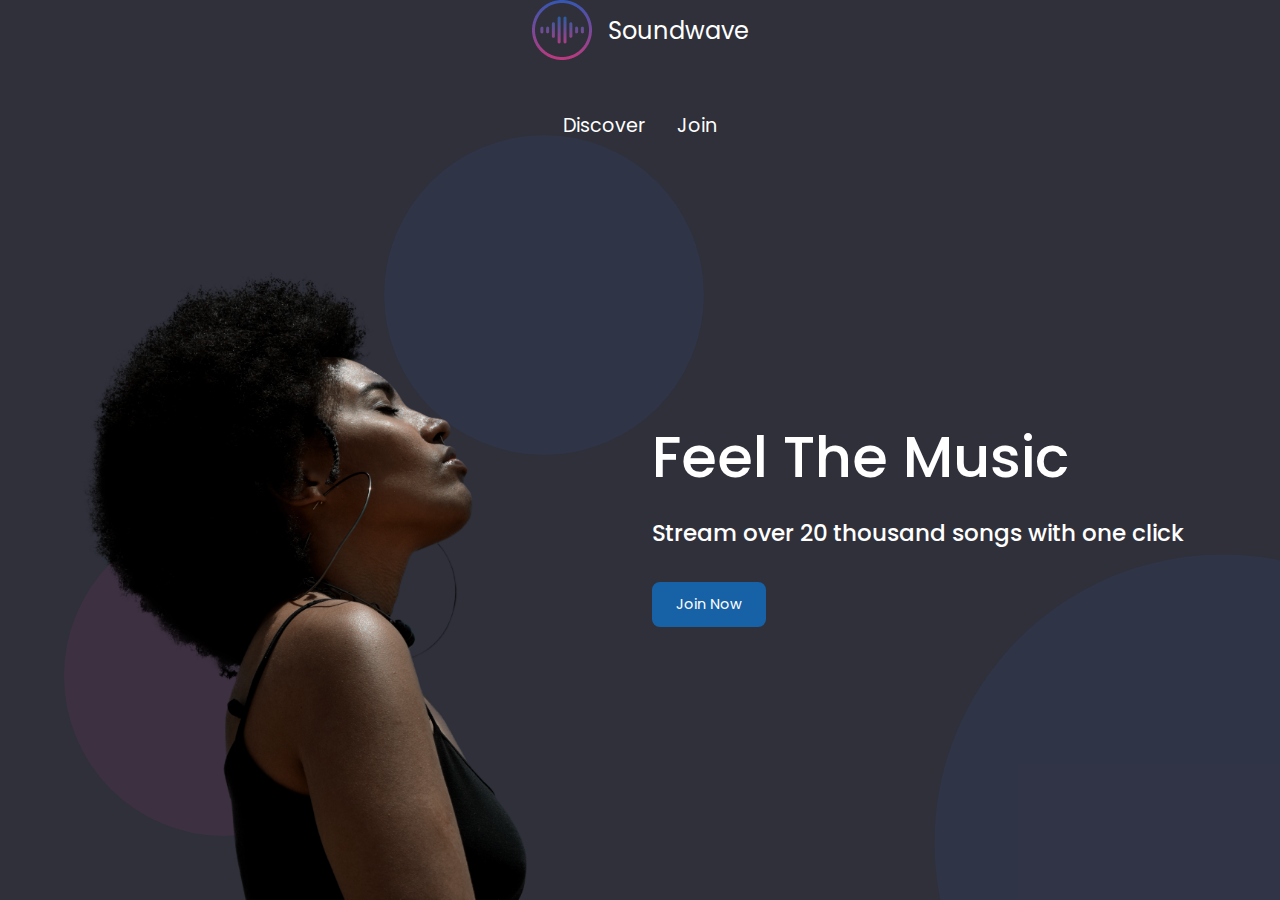
<file: MUSIC SITE/index.html>
<!DOCTYPE html>
<html lang="en">
  <head>
    <meta charset="UTF-8" />
    <meta name="viewport" content="width=device-width, initial-scale=1.0" />
    <link rel="stylesheet" href="style.css" />
    <link rel="stylesheet" href="index.css" />

    <title>Soundwave</title>
  </head>
  <body class="container full-height-grow">
    <header class="main-header full-height-grow">
      <a href="/" class="brand-logo">
        <img src="images/logo.png" alt="" />
        <div class="brand-logo-name">Soundwave</div>
      </a>
      <nav class="main-nav">
        <ul>
          <li><a href="discover.html">Discover</a></li>
          <li><a href="join.html">Join</a></li>
        </ul>
      </nav>
    </header>
    <section class="home-main-section">
      <div class="img-wrapper">
        <div class="lady-image"></div>
      </div>

      <div class="call-to-action">
        <h1 class="title">Feel The Music</h1>
        <span class="subtitle"
          >Stream over 20 thousand songs with one click</span
        >
        <a href="join.html" class="btn">Join Now</a>
      </div>
    </section>
    <div class="home-page-circle-1"></div>
    <div class="home-page-circle-2"></div>
    <div class="home-page-circle-3"></div>
  </body>
</html>
</file>
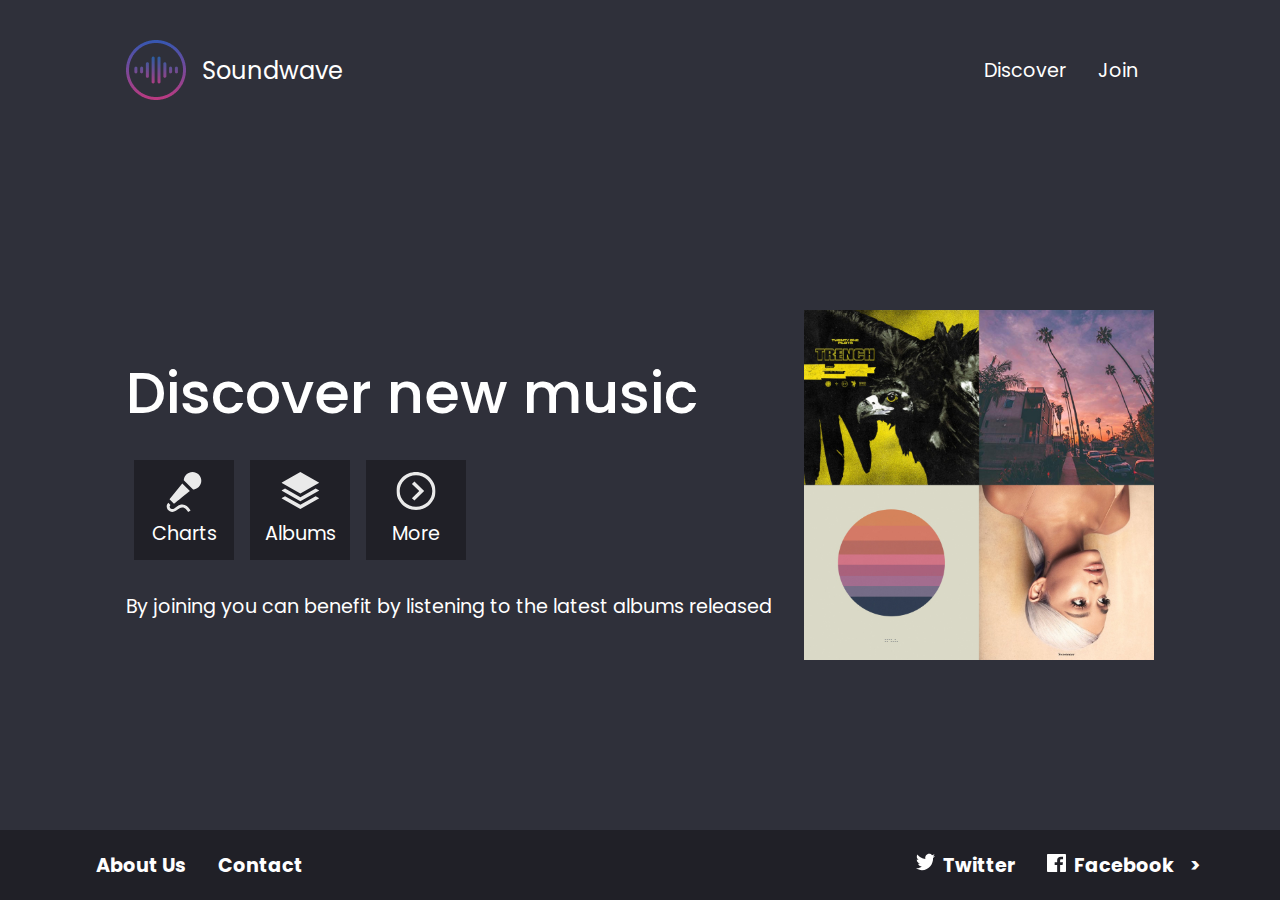
<file: MUSIC SITE/discover.html>
<!DOCTYPE html>
<html lang="en">
  <head>
    <meta charset="UTF-8" />
    <meta name="viewport" content="width=device-width, initial-scale=1.0" />
    <link rel="stylesheet" href="style.css" />
    <link rel="stylesheet" href="discover.css" />

    <title>Soundwave - Discover</title>
  </head>
  <body class="full-height-grow">
    <div class="container full-height-grow">
      <header class="main-header">
        <a href="/" class="brand-logo">
          <img src="images/logo.png" alt="" />
          <div class="brand-logo-name">Soundwave</div>
        </a>
        <nav class="main-nav">
          <ul>
            <li><a href="discover.html">Discover</a></li>
            <li><a href="join.html">Join</a></li>
          </ul>
        </nav>
      </header>
      <section class="discover-main-section">
        <div class="call-to-action">
          <h1 class="title">Discover new music</h1>
          <div class="icon-section">
            <div class="icon">
              <img src="images/microphone.svg" />
              Charts
            </div>
            <div class="icon">
              <img src="images/albums.svg" />
              Albums
            </div>
            <div class="icon">
              <img src="images/more.svg" />
              More
            </div>
          </div>

          By joining you can benefit by listening to the latest albums released
        </div>
        <img src="images/covers.jpg" class="covers-image" />
      </section>
    </div>
    <footer class="main-footer">
      <div class="container">
        <nav class="footer-nav">
          <ul>
            <li><a href="#">About Us</a></li>
            <li><a href="#">Contact</a></li>
          </ul>
        </nav>
        <nav class="footer-nav">
          <ul>
            <li>
              <a href="#" class="social-link">
                <img src="images/twitter.svg" alt="" />
                Twitter</a
              >
            </li>
            <li>
              <a href="#" class="social-link">
                <img src="images/facebook.svg" alt="" />
                Facebook</a
              >
            </li>
            >
          </ul>
        </nav>
      </div>
    </footer>
  </body>
</html>
</file>
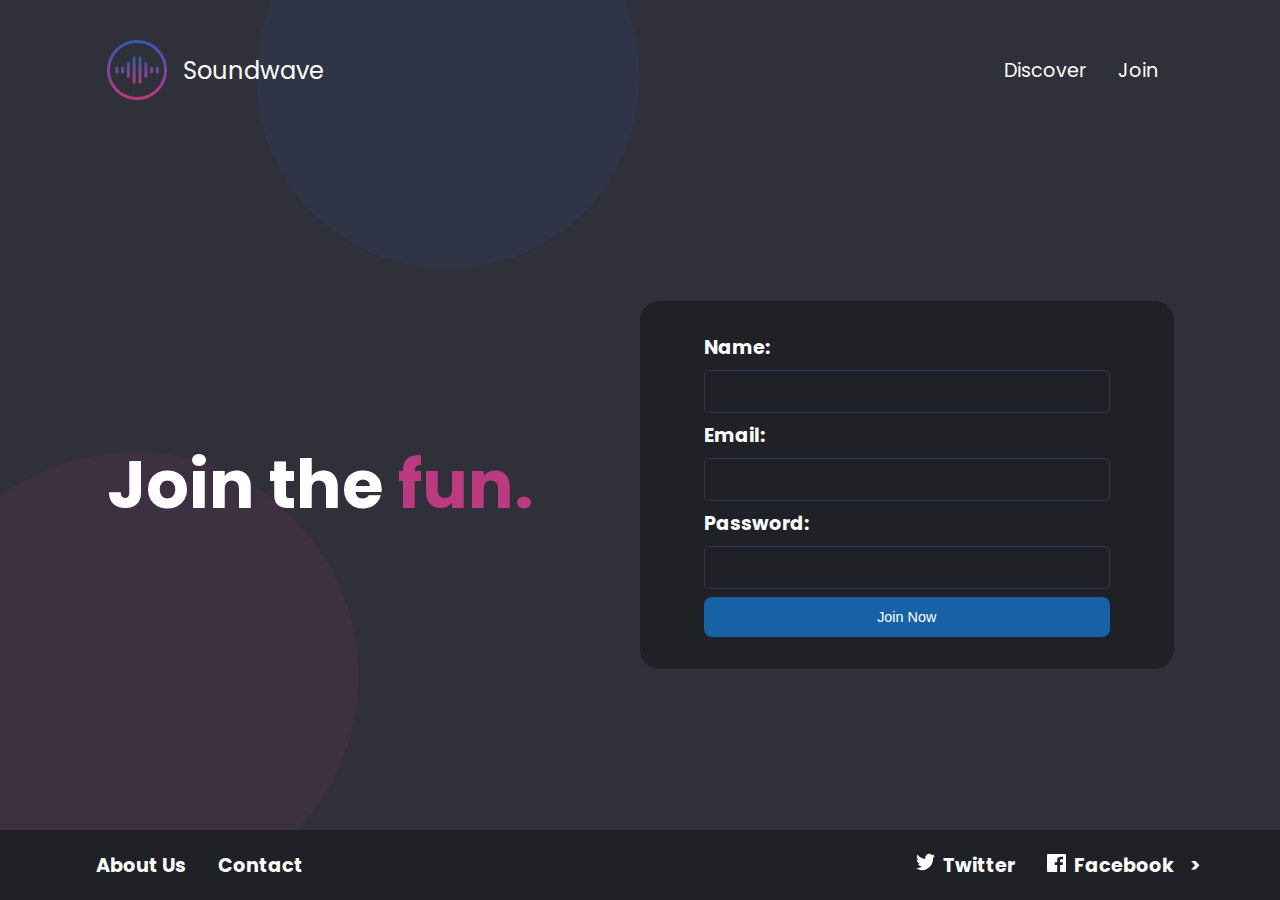
<file: MUSIC SITE/join.html>
<!DOCTYPE html>
<html lang="en">
  <head>
    <meta charset="UTF-8" />
    <meta name="viewport" content="width=device-width, initial-scale=1.0" />
    <link rel="stylesheet" href="style.css" />
    <link rel="stylesheet" href="join.css" />

    <title>Soundwave - Join</title>
  </head>
  <body class="full-height-grow">
    <div class="container full-height-grow">
      <header class="main-header">
        <a href="/" class="brand-logo">
          <img src="images/logo.png" alt="" />
          <div class="brand-logo-name">Soundwave</div>
        </a>
        <nav class="main-nav">
          <ul>
            <li><a href="discover.html">Discover</a></li>
            <li><a href="join.html">Join</a></li>
          </ul>
        </nav>
      </header>
      <section class="join-main-section">
        <h1 class="join-text">
          Join the
          <span class="accent-text">fun.</span>
        </h1>
        <form class="join-form">
          <div class="input-group">
            <label>Name:</label>
            <input type="text" />
          </div>
          <div class="input-group">
            <label>Email:</label>
            <input type="email" />
          </div>
          <div class="input-group">
            <label>Password:</label>
            <input type="password" />
          </div>
          <div class="input-group">
            <button type="submit" class="btn">Join Now</button>
          </div>
        </form>
      </section>
    </div>
    <div class="join-page-circle-1"></div>
    <div class="join-page-circle-2"></div>

    <footer class="main-footer">
      <div class="container">
        <nav class="footer-nav">
          <ul>
            <li><a href="#">About Us</a></li>
            <li><a href="#">Contact</a></li>
          </ul>
        </nav>
        <nav class="footer-nav">
          <ul>
            <li>
              <a href="#" class="social-link">
                <img src="images/twitter.svg" alt="" />
                Twitter</a
              >
            </li>
            <li>
              <a href="#" class="social-link">
                <img src="images/facebook.svg" alt="" />
                Facebook</a
              >
            </li>
            >
          </ul>
        </nav>
      </div>
    </footer>
  </body>
</html>
</file>
<file: MUSIC SITE/style.css>
@import url("https://fonts.googleapis.com/css2?family=Poppins:wght@400;500;700&display=swap");

*,
*::before,
*::after {
  box-sizing: border-box;
}

body {
  padding: 0;
  margin: 0;
  background-color: #2f303a;
  font-family: "Poppins", sans-serif;
  font-size: 1.2rem;
  color: white;
  min-height: 100vh;
}
.full-height-grow {
  display: flex;
  flex-direction: column;
}

.brand-logo {
  display: flex;
  align-items: center;
  font-size: 1.25em;
  color: inherit;
  text-decoration: none;
}
.brand-logo-name {
  margin-left: 1rem;
}

.main-nav ul,
.footer-nav ul {
  display: flex;
  margin: 0;
  padding: 0;
  list-style: none;
}

.main-nav a,
.footer-nav a {
  color: inherit;
  text-decoration: none;
  padding: 1rem;
}

.main-nav a:hover,
.footer-nav a:hover {
  color: #adadad;
}

.main-header,
.main-footer {
  display: flex;
  justify-content: space-between;
  align-items: center;
}

.main-header {
  height: 140px;
}
.main-footer {
  height: 70px;
  background-color: #202027;
  font-weight: bold;
}

.social-link img {
  width: 1em;
  margin-right: 0.25rem;
}

.main-footer .container {
  display: flex;
  justify-content: space-between;
}
.container {
  max-width: 1200px;
  margin: 0 auto;
  padding: 0 40px;
  flex-grow: 1;
}

.title {
  font-weight: 500;
  font-size: 3em;
  margin-bottom: 1rem;
  margin-top: 0;
}

.subtitle {
  font-weight: 500;
  font-size: 1.2em;
  margin-bottom: 2rem;
}

.btn {
  color: white;
  background-color: #1762a7;
  padding: 0.75rem 1.5rem;
  border-radius: 0.5rem;
  text-decoration: none;
  font-size: 0.9rem;
  outline: none;
  border: none;
  cursor: pointer;
}

.btn:hover {
  background-color: #2180d8;
}

.btn:focus {
  background-color: #2796ff;
}

/* @import url("https://fonts.googleapis.com/css?family=Poppins:400,500,700");

*,
*::before,
*::after {
  box-sizing: border-box;
}

body {
  padding: 0;
  margin: 0;
  background-color: #2f303a;
  font-family: Poppins, sans-serif;
  font-size: 1.2rem;
  color: white;
  min-height: 100vh;
}

.full-height-grow {
  display: flex;
  flex-direction: column;
}

.brand-logo {
  display: flex;
  align-items: center;
  font-size: 1.25em;
  color: inherit;
  text-decoration: none;
}

.brand-logo-name {
  margin-left: 1rem;
}

.main-nav ul,
.footer-nav ul {
  display: flex;
  margin: 0;
  padding: 0;
  list-style: none;
}

.main-nav a,
.footer-nav a {
  color: inherit;
  text-decoration: none;
  padding: 1rem;
}

.main-nav a:hover,
.footer-nav a:hover {
  color: #adadad;
}

.main-header,
.main-footer {
  display: flex;
  justify-content: space-between;
  align-items: center;
}

.main-header {
  height: 140px;
}

.main-footer {
  height: 70px;
  background-color: #202027;
  font-weight: bold;
}

.social-link img {
  width: 1em;
  margin-right: 0.25rem;
}

.main-footer .container {
  display: flex;
  justify-content: space-between;
}

.container {
  max-width: 1200px;
  margin: 0 auto;
  padding: 0 40px;
  flex-grow: 1;
}

.title {
  font-weight: 500;
  font-size: 3em;
  margin-bottom: 1rem;
  margin-top: 0;
}

.subtitle {
  font-weight: 500;
  font-size: 1.2em;
  margin-bottom: 2rem;
}

.btn {
  color: white;
  background-color: #1762a7;
  padding: 0.75rem 1.5rem;
  border-radius: 0.5rem;
  text-decoration: none;
  font-size: 0.9rem;
  outline: none;
  border: none;
  cursor: pointer;
}

.btn:hover {
  background-color: #2180d8;
}

.btn:focus {
  background-color: #2796ff;
} */
</file>
<file: MUSIC SITE/index.css>
.home-main-section {
  display: flex;
  align-items: stretch;
  justify-content: space-between;
  flex-grow: 1;
}

.home-main-section .img-wrapper {
  flex-grow: 1;
  flex-direction: column;
  display: flex;
  align-items: stretch;
  justify-content: flex-end;
}

.home-main-section .lady-image {
  background-image: url(images/landing-page-girl.png);
  flex-grow: 1;
  max-height: 70vh;
  min-width: 30vw;
  background-size: contain;
  background-repeat: no-repeat;
  background-position: bottom left;
}

.home-main-section .call-to-action {
  display: flex;
  flex-direction: column;
  align-items: flex-start;
  margin: 1rem;
  align-self: center;
}

@media (max-width: 900px) {
  .home-main-section .img-wrapper {
    display: none;
  }

  .home-main-section {
    justify-content: center;
  }
}

.home-page-circle-1 {
  position: absolute;
  width: 25vw;
  height: 25vw;
  border-radius: 50%;
  background-color: rgba(188, 58, 128, 0.1);
  bottom: 5vw;
  left: 5vw;
  z-index: -1;
}
.home-page-circle-2 {
  position: absolute;
  width: 25vw;
  height: 25vw;
  border-radius: 50%;
  background-color: rgba(52, 87, 178, 0.1);
  top: 15vh;
  left: 30vw;
  z-index: -1;
}

.home-page-circle-3 {
  position: absolute;
  overflow: hidden;
  width: 45vw;
  height: 45vw;

  bottom: 0;
  right: 0;
  z-index: -1;
}

.home-page-circle-3::before {
  content: "";
  transform: translate(40%, 40%);
  position: absolute;
  height: 100%;
  width: 100%;
  border-radius: 50%;
  background-color: rgba(52, 87, 178, 0.1);
}
</file>
<file: MUSIC SITE/discover.css>
.discover-main-section {
  display: flex;
  align-items: center;
  justify-content: space-between;
  flex-grow: 1;
}
.discover-main-section .covers-image {
  width: 30vw;
  margin-left: 2rem;
  height: auto;
  max-width: 350px;
}

.icon-section {
  display: flex;
}

.icon {
  display: flex;
  flex-direction: column;
  justify-content: space-between;
  align-items: center;
  margin: 0.5rem;
  padding: 0.75rem;
  width: 100px;
  height: 100px;
  background-color: #202027;
  margin-bottom: 2rem;
}

.icon img {
  width: 40px;
}

@media (max-width: 800px) {
  .discover-main-section {
    flex-direction: column;
    justify-content: center;
  }

  .discover-main-section .covers-image {
    margin-top: 2rem;
    height: 30vh;
    width: auto;
  }
}
</file>
<file: MUSIC SITE/join.css>
.join-main-section {
  display: flex;
  justify-content: space-between;
  align-items: center;
  flex-grow: 1;
}

.join-text {
  font-size: 3.5em;
  font-weight: bold;
  margin: 0;
}

.accent-text {
  color: #bc3a80;
}

.join-form {
  background-color: #202027;
  width: 50vw;
  max-width: 50%;
  padding: 2rem 4rem;
  border-radius: 20px;
}

.input-group {
  margin-bottom: 0.5rem;
  display: flex;
  flex-direction: column;
}

.input-group:last-child {
  margin-bottom: 0;
}

.input-group label {
  font-weight: bold;
  margin-bottom: 0.5rem;
}

.input-group input {
  outline: none;
  background: none;
  border: 1px solid #2e3852;
  font-size: 1em;
  padding: 0.5em;
  color: inherit;
  border-radius: 5px;
}

.input-group input:focus {
  border-color: #596da0;
}

@media (max-width: 900px) {
  .join-main-section {
    flex-direction: column;
    justify-content: center;
  }

  .join-form {
    width: 80w;
    max-width: inherit;
    margin: 2rem 0;
  }
}

.join-page-circle-1 {
  position: absolute;
  overflow: hidden;
  width: 35vw;
  height: 35vw;

  bottom: 0;
  left: 0;
  z-index: -1;
}

.join-page-circle-1::before {
  content: "";
  transform: translateX(-20%);
  position: absolute;
  height: 100%;
  width: 100%;
  border-radius: 50%;
  background-color: rgba(188, 58, 128, 0.1);
}

.join-page-circle-2 {
  position: absolute;
  overflow: hidden;
  width: 30vw;
  height: 30vw;

  top: 0;
  left: 20vw;
  z-index: -1;
}

.join-page-circle-2::before {
  content: "";
  transform: translateY(-30%);
  position: absolute;
  height: 100%;
  width: 100%;
  border-radius: 50%;
  background-color: rgba(52, 87, 178, 0.1);
}
</file>
